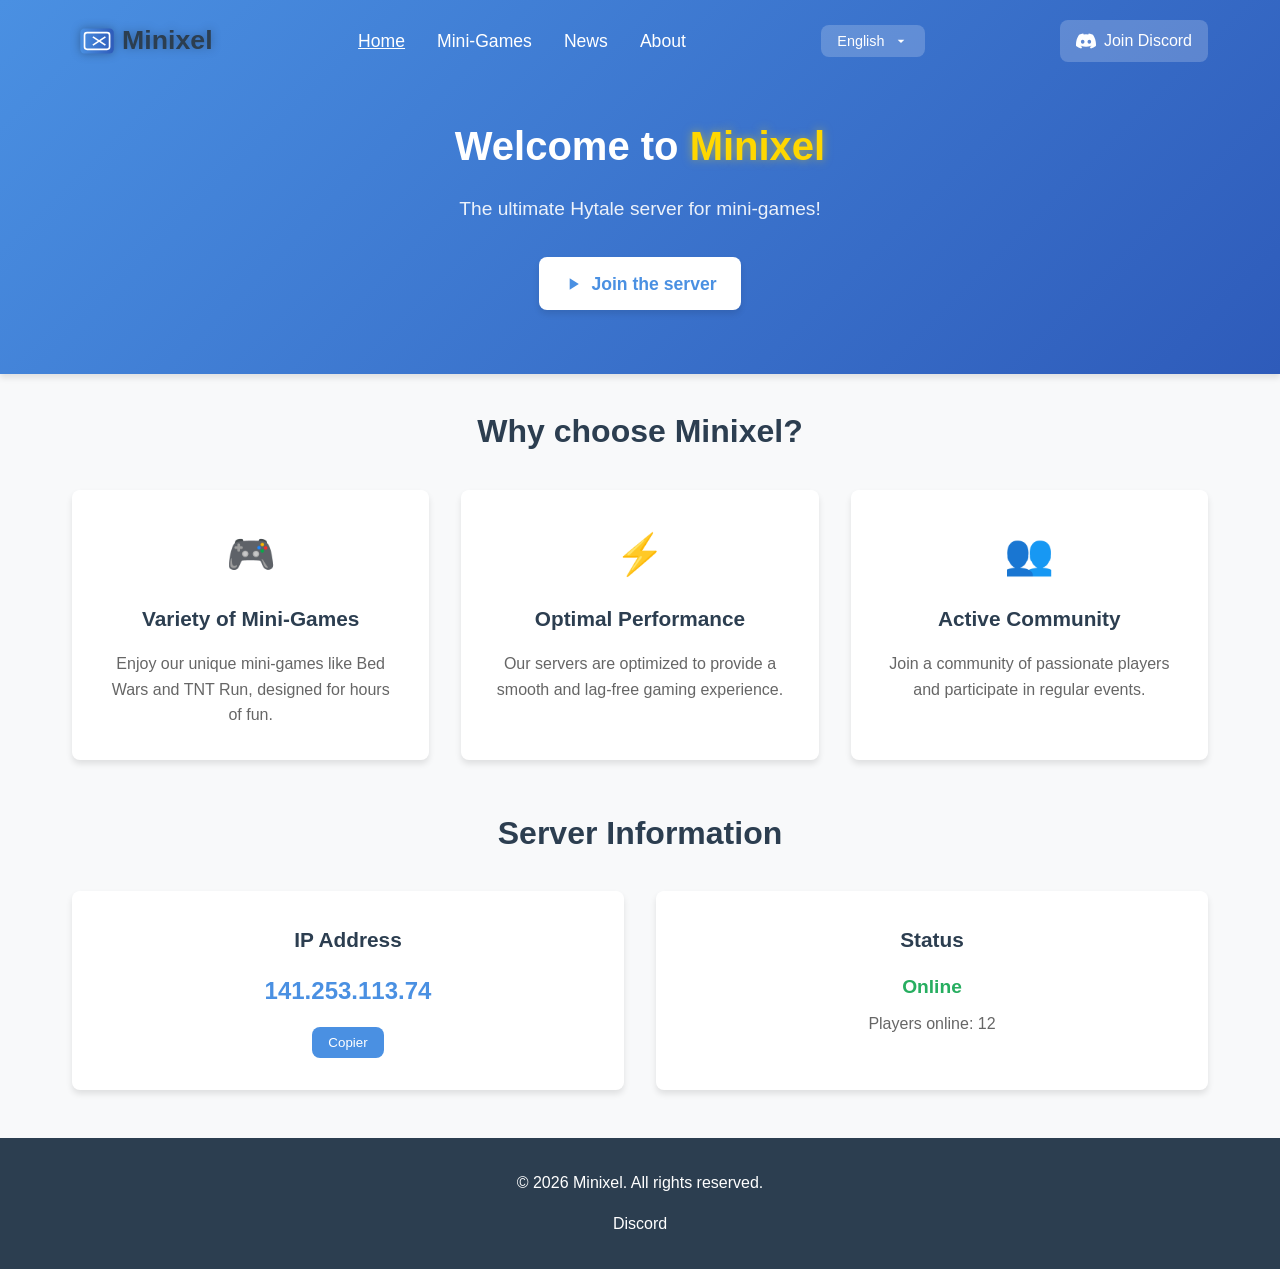
<file: index.html>
<!DOCTYPE html>
<html lang="fr">
<head>
    <meta charset="UTF-8">
    <meta name="viewport" content="width=device-width, initial-scale=1.0">
    <meta name="description" content="Minixel est un serveur Hytale ddi aux mini-jeux comme Bed Wars et TNT Run. Rejoignez une communaut active et amusez-vous avec des jeux rapides et intenses !">
    <meta name="keywords" content="Hytale, serveur Hytale, mini-jeux, Bed Wars, TNT Run, jeu Minecraft, serveur gaming, Minixel">
    <meta name="author" content="Minixel">
    <meta name="robots" content="index, follow">
    <meta property="og:title" content="Minixel | Serveur Hytale Mini-Jeux">
    <meta property="og:description" content="Dcouvrez Minixel, le serveur Hytale ultime pour les mini-jeux comme Bed Wars et TNT Run. Rejoignez-nous ds maintenant !">
    <meta property="og:type" content="website">
    <meta property="og:url" content="https://minixel.fr">
    <meta property="og:image" content="https://minixel.fr/assets/logo.svg">
    <meta property="og:site_name" content="Minixel">
    <meta name="twitter:card" content="summary_large_image">
    <meta name="twitter:title" content="Minixel | Serveur Hytale Mini-Jeux">
    <meta name="twitter:description" content="Serveur Hytale ddi aux mini-jeux : Bed Wars, TNT Run et plus encore !">
    <meta name="twitter:image" content="https://minixel.fr/assets/logo.svg">
    <meta name="twitter:site" content="@Minixel">
    <link rel="canonical" href="https://minixel.fr">
    <link rel="icon" type="image/svg+xml" href="assets/logo.svg">
    <link rel="icon" type="image/x-icon" href="favicon.ico">
    <link rel="apple-touch-icon" href="assets/logo.svg">
    <title data-i18n="hero.title">Bienvenue sur Minixel</title>
    <link rel="stylesheet" href="css/styles.css">
    <script type="application/ld+json">
    {
        "@context": "https://schema.org",
        "@type": "WebSite",
        "name": "Minixel",
        "url": "https://minixel.fr",
        "description": "Serveur Hytale ddi aux mini-jeux comme Bed Wars et TNT Run",
        "potentialAction": {
            "@type": "SearchAction",
            "target": "https://minixel.fr?search={search_term_string}",
            "query-input": "required name=search_term_string"
        }
    }
    </script>
    <script type="application/ld+json">
    {
        "@context": "https://schema.org",
        "@type": "GameServer",
        "name": "Minixel",
        "description": "Serveur Hytale avec mini-jeux Bed Wars et TNT Run",
        "url": "https://minixel.fr",
        "address": {
            "@type": "PostalAddress",
            "address": "141.253.113.74"
        },
        "game": {
            "@type": "VideoGame",
            "name": "Hytale"
        },
        "playersOnline": 0,
        "maxPlayers": 50
    }
    </script>
</head>
<body>
    <header>
        <nav>
            <a href="index.html" class="logo-link">
                <div class="logo-container">
                    <img src="assets/logo.svg" alt="Logo Minixel - Serveur Hytale Mini-Jeux" class="logo">
                </div>
            </a>
            <ul class="nav-links">
                <li><a href="index.html" class="active" data-i18n="nav.home">Accueil</a></li>
                <li><a href="games.html" data-i18n="nav.games">Mini-Jeux</a></li>
                <li><a href="blog.html" data-i18n="nav.blog">Actualités</a></li>
                <li><a href="about.html" data-i18n="nav.about">À Propos</a></li>
            </ul>
            <div id="language-selector" class="language-selector">
                <button class="language-button">
                    <span class="language-button-text">Français</span>
                    <svg class="language-dropdown-icon" viewBox="0 0 24 24" fill="currentColor" width="16" height="16">
                        <path d="M7 10l5 5 5-5z"/>
                    </svg>
                </button>
                <div class="language-dropdown">
                    <div class="language-option" data-lang="fr">Français</div>
                    <div class="language-option" data-lang="en">English</div>
                </div>
            </div>
            <a href="https://discord.gg/vPbszNCjtd" class="discord-button" target="_blank">
                <svg class="discord-icon" viewBox="0 0 24 24" fill="currentColor">
                    <path d="M20.317 4.37a19.791 19.791 0 0 0-4.885-1.515.074.074 0 0 0-.079.037c-.21.375-.444.864-.608 1.25a18.27 18.27 0 0 0-5.487 0 12.64 12.64 0 0 0-.617-1.25.077.077 0 0 0-.079-.037A19.736 19.736 0 0 0 3.677 4.37a.07.07 0 0 0-.032.027C.533 9.046-.32 13.58.099 18.057a.082.082 0 0 0 .031.057 19.9 19.9 0 0 0 5.993 3.03.078.078 0 0 0 .084-.028 14.09 14.09 0 0 0 1.226-1.994.076.076 0 0 0-.041-.106 13.107 13.107 0 0 1-1.872-.892.077.077 0 0 1-.008-.128 10.2 10.2 0 0 0 .372-.292.074.074 0 0 1 .077-.01c3.928 1.793 8.18 1.793 12.062 0a.074.074 0 0 1 .078.01c.12.098.246.198.373.292a.077.077 0 0 1-.006.127 12.299 12.299 0 0 1-1.873.892.077.077 0 0 0-.041.107c.36.698.772 1.362 1.225 1.993a.076.076 0 0 0 .084.028 19.839 19.839 0 0 0 6.002-3.03.077.077 0 0 0 .032-.054c.5-5.177-.838-9.674-3.549-13.66a.061.061 0 0 0-.031-.03zM8.02 15.33c-1.183 0-2.157-1.085-2.157-2.419 0-1.333.956-2.419 2.157-2.419 1.21 0 2.176 1.096 2.157 2.42 0 1.333-.956 2.418-2.157 2.418zm7.975 0c-1.183 0-2.157-1.085-2.157-2.419 0-1.333.955-2.419 2.157-2.419 1.21 0 2.176 1.096 2.157 2.42 0 1.333-.946 2.418-2.157 2.418z"/>
                </svg>
                <span data-i18n="nav.discord">Rejoindre le Discord</span>
            </a>
        </nav>
        <div class="hero">
            <h1><span data-i18n="hero.title">Bienvenue sur</span> <span class="highlight" data-i18n="hero.highlight">Minixel</span></h1>
            <p class="subtitle" data-i18n="hero.subtitle">Le serveur Hytale ultime pour les mini-jeux !</p>
            <a href="hytale://141.253.113.74" class="join-button">
                <svg class="play-icon" viewBox="0 0 24 24" fill="currentColor">
                    <path d="M8 5v14l11-7z"/>
                </svg>
                <span data-i18n="hero.joinButton">Rejoindre le serveur</span>
            </a>
        </div>
    </header>

    <main>
        <section class="features">
            <h2 data-i18n="features.title">Pourquoi choisir Minixel ?</h2>
            <div class="feature-grid">
                <div class="feature-card">
                    <div class="feature-icon">🎮</div>
                    <h3 data-i18n="features.variedGames.title">Mini-Jeux Variés</h3>
                    <p data-i18n="features.variedGames.description">Profitez de nos mini-jeux uniques comme Bed Wars et TNT Run, conçus pour des heures de divertissement.</p>
                </div>
                <div class="feature-card">
                    <div class="feature-icon">⚡</div>
                    <h3 data-i18n="features.performance.title">Performances Optimales</h3>
                    <p data-i18n="features.performance.description">Nos serveurs sont optimisés pour offrir une expérience de jeu fluide et sans lag.</p>
                </div>
                <div class="feature-card">
                    <div class="feature-icon">👥</div>
                    <h3 data-i18n="features.community.title">Communauté Active</h3>
                    <p data-i18n="features.community.description">Rejoignez une communauté de joueurs passionnés et participez à des événements réguliers.</p>
                </div>
            </div>
        </section>

        <section class="server-info">
            <h2 data-i18n="serverInfo.title">Informations du Serveur</h2>
            <div class="info-grid">
                <div class="info-card">
                    <h3 data-i18n="serverInfo.ipAddress">Adresse IP</h3>
                    <p class="ip-address">141.253.113.74</p>
                    <button class="copy-button" onclick="copyIP()"><span data-i18n="serverInfo.copyButton">Copier</span></button>
                </div>
                <div class="info-card">
                    <h3 data-i18n="serverInfo.status">Statut</h3>
                    <p class="status" data-i18n="serverInfo.online">En ligne</p>
                    <p class="players"><span data-i18n="serverInfo.players">Joueurs en ligne:</span> <span id="player-count">0</span></p>
                </div>
            </div>
        </section>
    </main>

    <footer>
        <p data-i18n="footer.copyright">© 2026 Minixel. Tous droits réservés.</p>
        <div class="footer-links">
            <a href="https://discord.gg/vPbszNCjtd" target="_blank">Discord</a>
        </div>
    </footer>

    <script src="js/language.js"></script>
    <script src="js/main.js"></script>
</body>
</html>
</file>
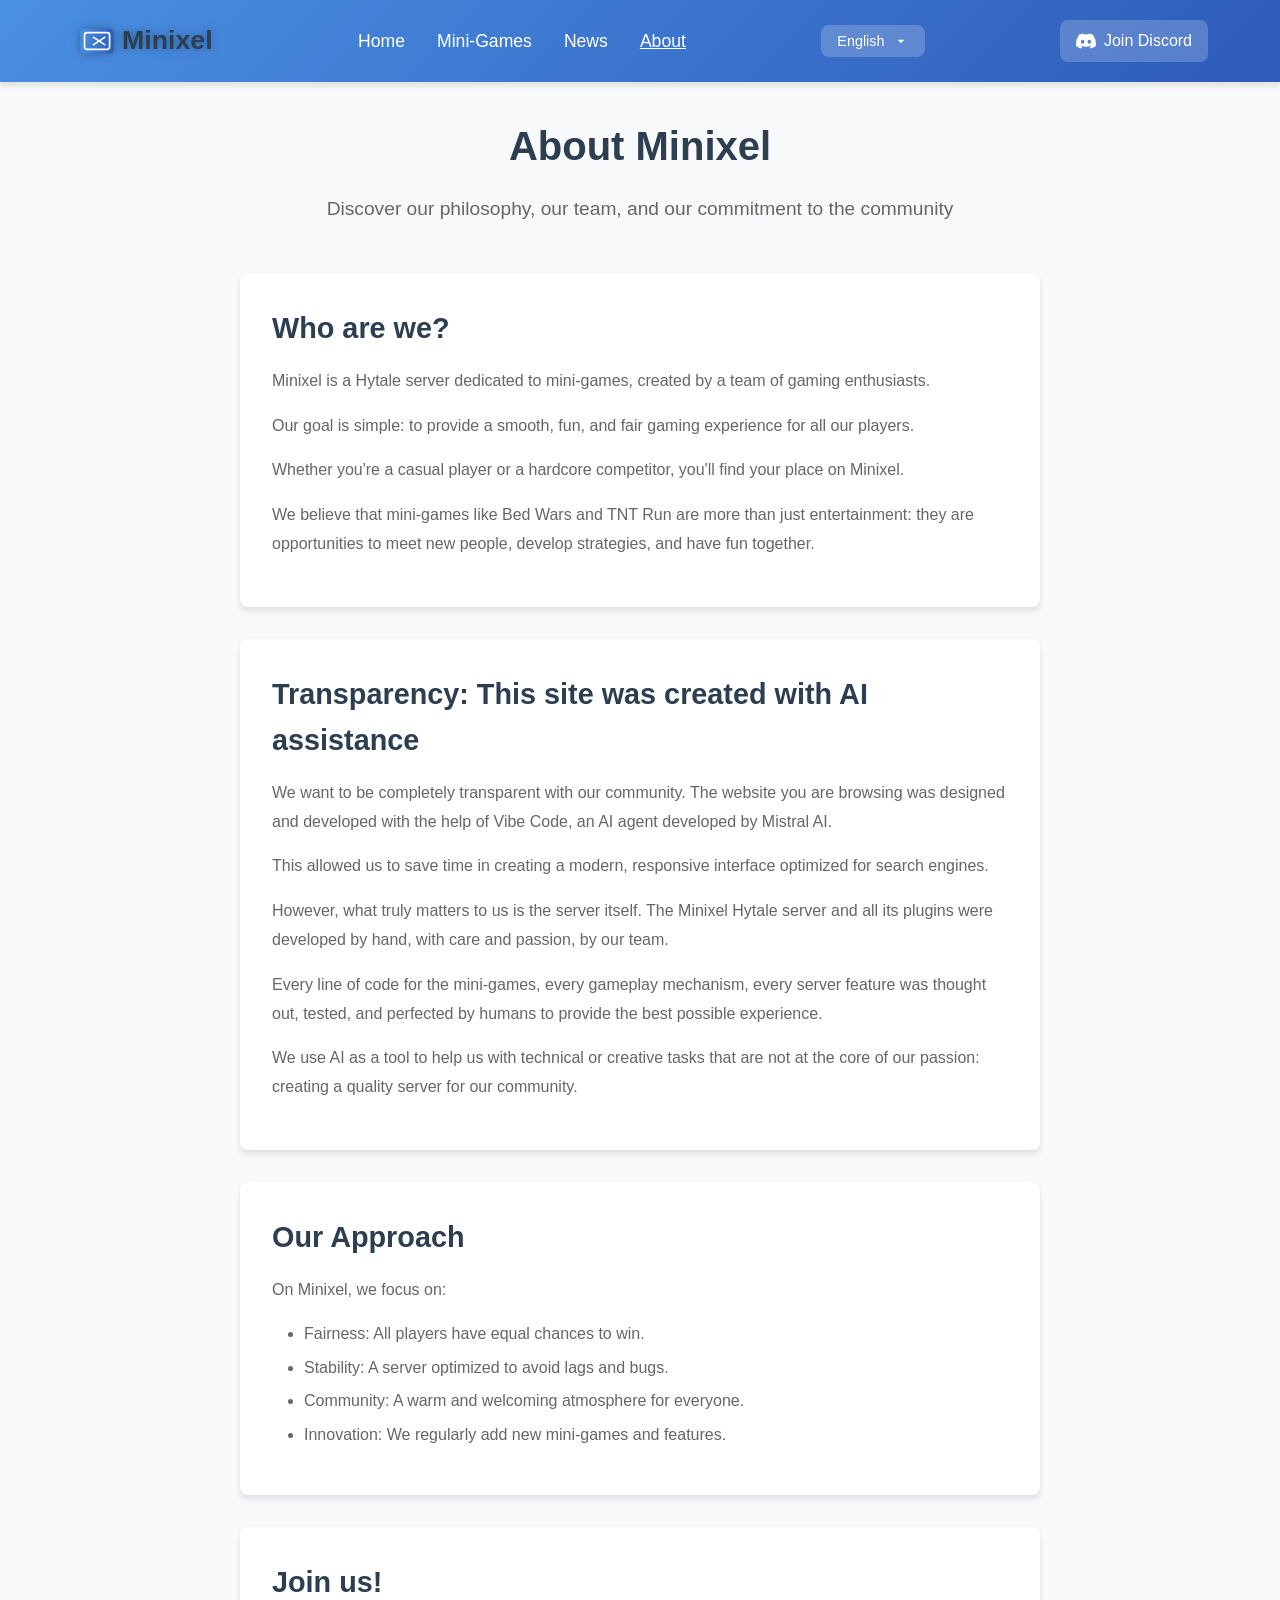
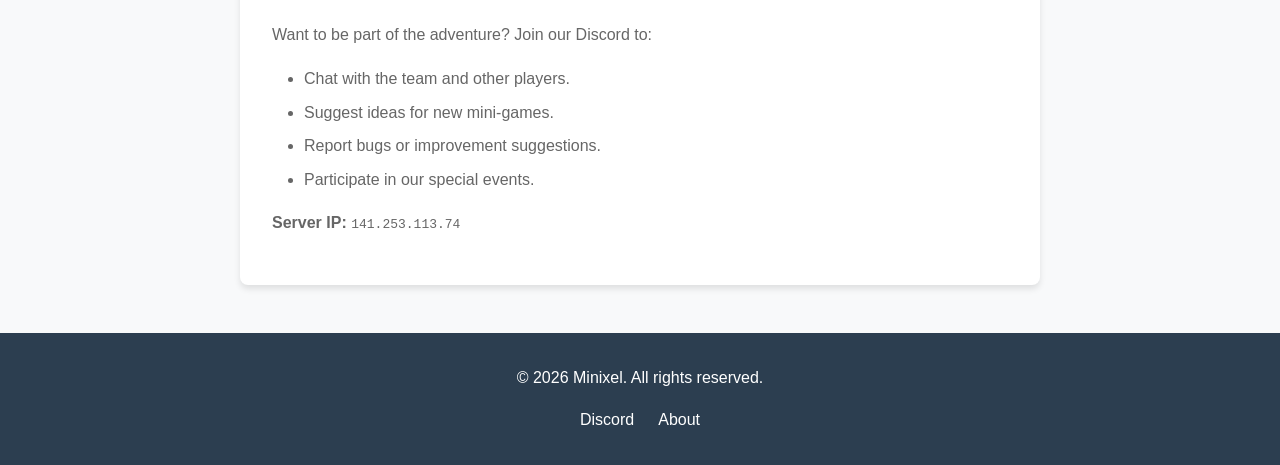
<file: about.html>
<!DOCTYPE html>
<html lang="fr">
<head>
    <meta charset="UTF-8">
    <meta name="viewport" content="width=device-width, initial-scale=1.0">
    <meta name="description" content="Découvrez l'équipe et la philosophie de Minixel. Un serveur Hytale dédié aux mini-jeux, conçu avec passion et transparence.">
    <meta name="keywords" content="Minixel, serveur Hytale, à propos, équipe, transparence, mini-jeux">
    <meta name="author" content="Minixel">
    <meta name="robots" content="index, follow">
    <meta property="og:title" content="À Propos | Minixel">
    <meta property="og:description" content="En savoir plus sur Minixel, notre équipe et notre approche des mini-jeux sur Hytale.">
    <meta property="og:type" content="website">
    <meta property="og:url" content="https://minixel.fr/about">
    <meta property="og:image" content="https://minixel.fr/assets/logo.svg">
    <meta property="og:site_name" content="Minixel">
    <meta name="twitter:card" content="summary_large_image">
    <meta name="twitter:title" content="À Propos | Minixel">
    <meta name="twitter:description" content="Découvrez l'histoire et les valeurs de Minixel, serveur Hytale dédié aux mini-jeux.">
    <meta name="twitter:image" content="https://minixel.fr/assets/logo.svg">
    <link rel="canonical" href="https://minixel.fr/about">
    <link rel="icon" type="image/svg+xml" href="assets/logo.svg">
    <link rel="icon" type="image/x-icon" href="favicon.ico">
    <title data-i18n="about.title">À Propos | Minixel</title>
    <link rel="stylesheet" href="css/styles.css">
    <script type="application/ld+json">
    {
        "@context": "https://schema.org",
        "@type": "AboutPage",
        "name": "À Propos de Minixel",
        "description": "Page d'information sur le serveur Hytale Minixel, son équipe et sa philosophie.",
        "url": "https://minixel.fr/about",
        "publisher": {
            "@type": "Organization",
            "name": "Minixel",
            "description": "Serveur Hytale dédié aux mini-jeux comme Bed Wars et TNT Run",
            "logo": {
                "@type": "ImageObject",
                "url": "https://minixel.fr/assets/logo.svg"
            }
        }
    }
    </script>
</head>
<body>
    <header>
        <nav>
            <a href="index.html" class="logo-link">
                <div class="logo-container">
                    <img src="assets/logo.svg" alt="Logo Minixel - Serveur Hytale Mini-Jeux" class="logo">
                </div>
            </a>
            <ul class="nav-links">
                <li><a href="index.html" data-i18n="nav.home">Accueil</a></li>
                <li><a href="games.html" data-i18n="nav.games">Mini-Jeux</a></li>
                <li><a href="blog.html" data-i18n="nav.blog">Actualités</a></li>
                <li><a href="about.html" class="active" data-i18n="nav.about">À Propos</a></li>
            </ul>
            <div id="language-selector" class="language-selector">
                <button class="language-button">
                    <span class="language-button-text">Français</span>
                    <svg class="language-dropdown-icon" viewBox="0 0 24 24" fill="currentColor" width="16" height="16">
                        <path d="M7 10l5 5 5-5z"/>
                    </svg>
                </button>
                <div class="language-dropdown">
                    <div class="language-option" data-lang="fr">Français</div>
                    <div class="language-option" data-lang="en">English</div>
                </div>
            </div>
            <a href="https://discord.gg/vPbszNCjtd" class="discord-button" target="_blank">
                <svg class="discord-icon" viewBox="0 0 24 24" fill="currentColor">
                    <path d="M20.317 4.37a19.791 19.791 0 0 0-4.885-1.515.074.074 0 0 0-.079.037c-.21.375-.444.864-.608 1.25a18.27 18.27 0 0 0-5.487 0 12.64 12.64 0 0 0-.617-1.25.077.077 0 0 0-.079-.037A19.736 19.736 0 0 0 3.677 4.37a.07.07 0 0 0-.032.027C.533 9.046-.32 13.58.099 18.057a.082.082 0 0 0 .031.057 19.9 19.9 0 0 0 5.993 3.03.078.078 0 0 0 .084-.028 14.09 14.09 0 0 0 1.226-1.994.076.076 0 0 0-.041-.106 13.107 13.107 0 0 1-1.872-.892.077.077 0 0 1-.008-.128 10.2 10.2 0 0 0 .372-.292.074.074 0 0 1 .077-.01c3.928 1.793 8.18 1.793 12.062 0a.074.074 0 0 1 .078.01c.12.098.246.198.373.292a.077.077 0 0 1-.006.127 12.299 12.299 0 0 1-1.873.892.077.077 0 0 0-.041.107c.36.698.772 1.362 1.225 1.993a.076.076 0 0 0 .084.028 19.839 19.839 0 0 0 6.002-3.03.077.077 0 0 0 .032-.054c.5-5.177-.838-9.674-3.549-13.66a.061.061 0 0 0-.031-.03zM8.02 15.33c-1.183 0-2.157-1.085-2.157-2.419 0-1.333.956-2.419 2.157-2.419 1.21 0 2.176 1.096 2.157 2.42 0 1.333-.956 2.418-2.157 2.418zm7.975 0c-1.183 0-2.157-1.085-2.157-2.419 0-1.333.955-2.419 2.157-2.419 1.21 0 2.176 1.096 2.157 2.42 0 1.333-.946 2.418-2.157 2.418z"/>
                </svg>
                <span data-i18n="nav.discord">Rejoindre le Discord</span>
            </a>
        </nav>
    </header>

    <main>
        <section class="page-header">
            <h1 data-i18n="about.title">À Propos de Minixel</h1>
            <p data-i18n="about.subtitle">Découvrez notre philosophie, notre équipe et notre engagement envers la communauté</p>
        </section>

        <section class="about-content">
            <div class="about-section">
                <h2 data-i18n="about.whoWeAre.title">🎮 Qui sommes-nous ?</h2>
                <p data-i18n="about.whoWeAre.content.0">
                    Minixel est un serveur Hytale dédié aux mini-jeux, créé par une équipe de passionnés de gaming.
                </p>
                <p data-i18n="about.whoWeAre.content.1">
                    Notre objectif est simple : offrir une expérience de jeu fluide, amusante et équitable à tous nos joueurs.
                </p>
                <p data-i18n="about.whoWeAre.content.2">
                    Que vous soyez un joueur occasionnel ou un compétiteur acharné, vous trouverez votre place sur Minixel.
                </p>
                <p data-i18n="about.whoWeAre.content.3">
                    Nous croyons que les mini-jeux comme Bed Wars et TNT Run sont bien plus qu'un simple divertissement : ce sont des opportunités de rencontrer de nouvelles personnes, de développer des stratégies et de s'amuser ensemble.
                </p>
            </div>

            <div class="about-section">
                <h2 data-i18n="about.transparency.title">🤖 Transparence : Ce site a été créé avec l'aide de l'IA</h2>
                <p data-i18n="about.transparency.content.0">
                    Nous tenons à être totalement transparents avec notre communauté. Le site web que vous consultez a été conçu et développé avec l'aide de Vibe Code, un agent d'IA développé par Mistral AI.
                </p>
                <p data-i18n="about.transparency.content.1">
                    Cela nous a permis de gagner du temps sur la création d'une interface moderne, responsive et optimisée pour le référencement.
                </p>
                <p data-i18n="about.transparency.content.2">
                    Cependant, ce qui compte vraiment pour nous, c'est le serveur lui-même. Le serveur Hytale Minixel et tous ses plugins ont été développés à la main, avec soin et passion, par notre équipe.
                </p>
                <p data-i18n="about.transparency.content.3">
                    Chaque ligne de code des mini-jeux, chaque mécanisme de gameplay, chaque fonctionnalité du serveur a été pensée, testée et peaufinée par des humains pour offrir la meilleure expérience possible.
                </p>
                <p data-i18n="about.transparency.content.4">
                    Nous utilisons l'IA comme un outil pour nous aider sur les tâches techniques ou créatives qui ne sont pas au cœur de notre passion : créer un serveur de qualité pour notre communauté.
                </p>
            </div>

            <div class="about-section">
                <h2 data-i18n="about.approach.title">🛠 Notre Approche</h2>
                <p data-i18n="about.approach.content">
                    Sur Minixel, nous mettons l'accent sur :
                </p>
                <ul class="about-list">
                    <li data-i18n="about.approach.items.0">L'équité : Tous les joueurs ont les mêmes chances de gagner.</li>
                    <li data-i18n="about.approach.items.1">La stabilité : Un serveur optimisé pour éviter les lags et les bugs.</li>
                    <li data-i18n="about.approach.items.2">La communauté : Une ambiance chaleureuse et accueillante pour tous.</li>
                    <li data-i18n="about.approach.items.3">L'innovation : Nous ajoutons régulièrement de nouveaux mini-jeux et fonctionnalités.</li>
                </ul>
            </div>

            <div class="about-section">
                <h2 data-i18n="about.joinUs.title">💬 Rejoignez-nous !</h2>
                <p data-i18n="about.joinUs.content">
                    Vous voulez faire partie de l'aventure ? Rejoignez notre Discord pour :
                </p>
                <ul class="about-list">
                    <li data-i18n="about.joinUs.items.0">Discuter avec l'équipe et les autres joueurs.</li>
                    <li data-i18n="about.joinUs.items.1">Proposer des idées de nouveaux mini-jeux.</li>
                    <li data-i18n="about.joinUs.items.2">Signaler des bugs ou des suggestions d'amélioration.</li>
                    <li data-i18n="about.joinUs.items.3">Participer à nos événements spéciaux.</li>
                </ul>
                <p>
                    <strong data-i18n="about.joinUs.ip">IP du serveur :</strong> <code>141.253.113.74</code>
                </p>
            </div>
        </section>
    </main>

    <footer>
        <p data-i18n="footer.copyright">© 2026 Minixel. Tous droits réservés.</p>
        <div class="footer-links">
            <a href="https://discord.gg/vPbszNCjtd" target="_blank">Discord</a>
            <a href="about.html" data-i18n="nav.about">À Propos</a>
        </div>
    </footer>

    <script src="js/language.js"></script>
    <script src="js/main.js"></script>
</body>
</html>
</file>
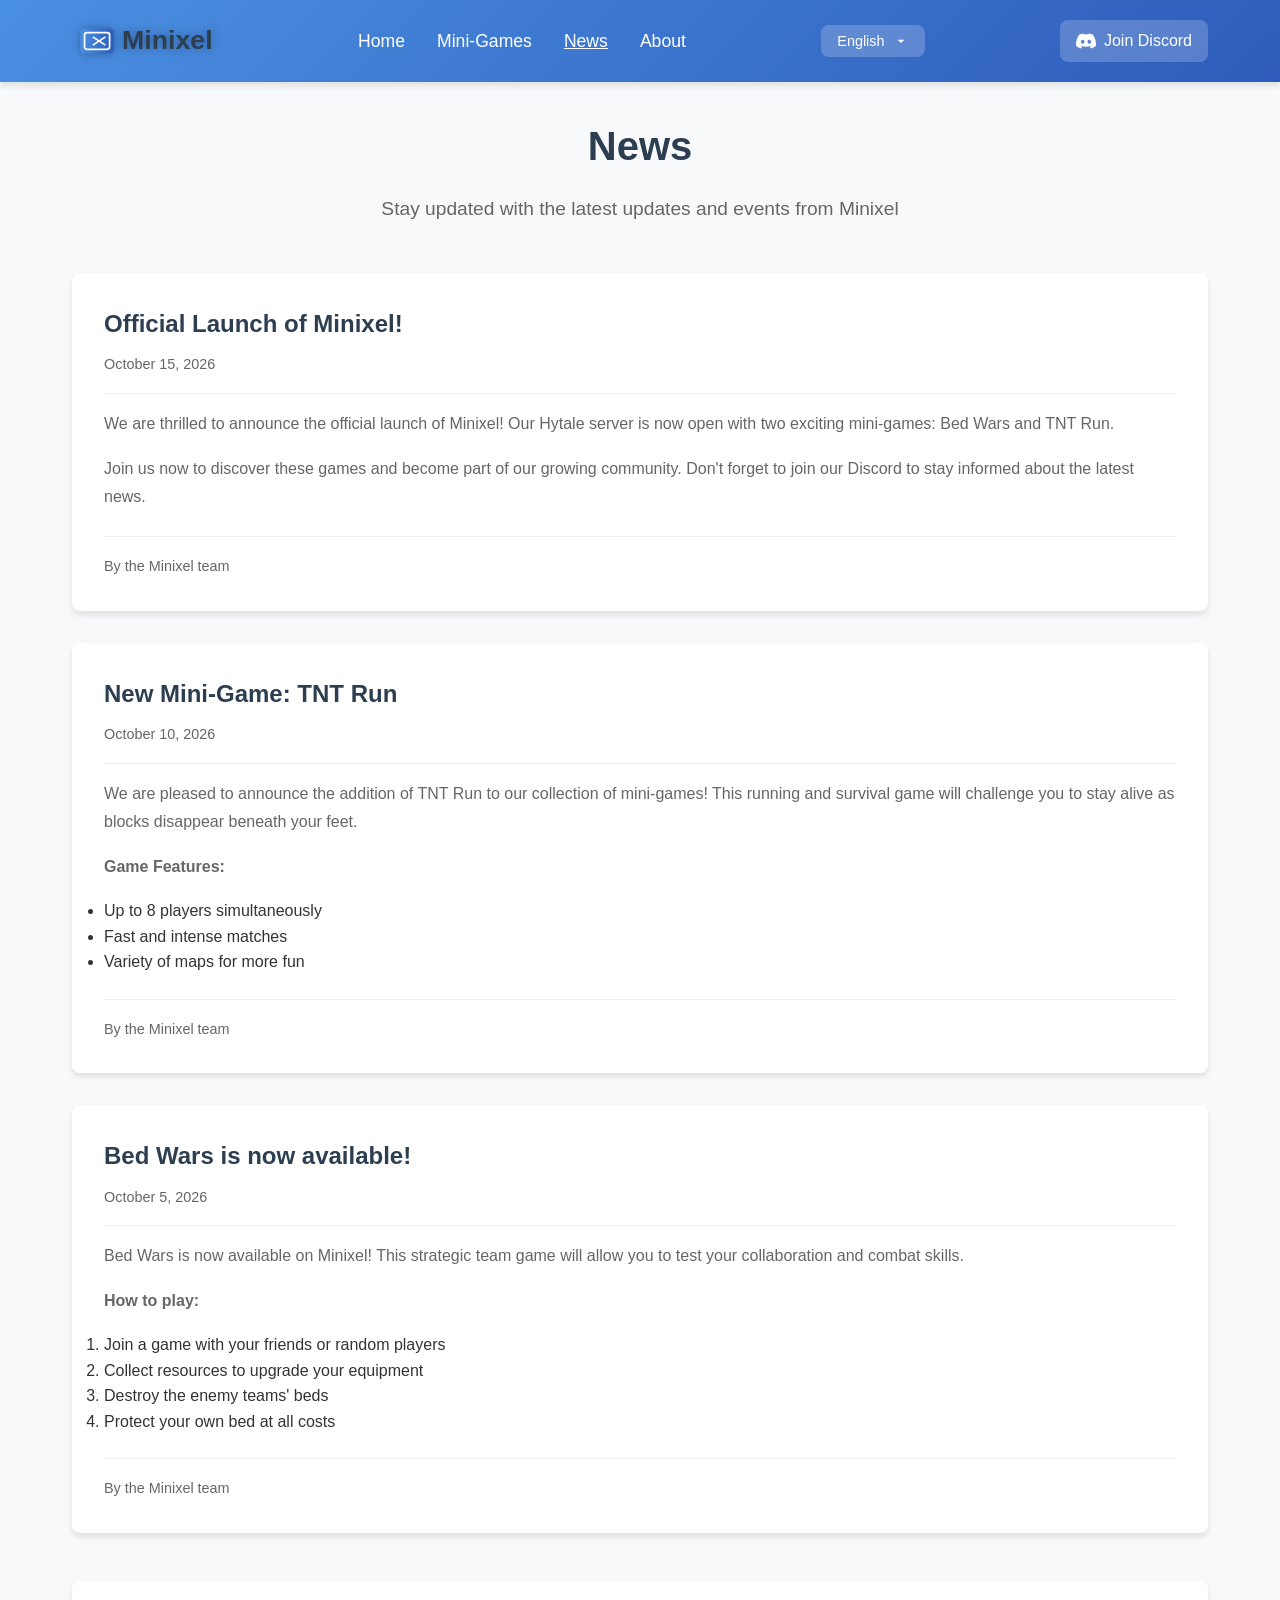
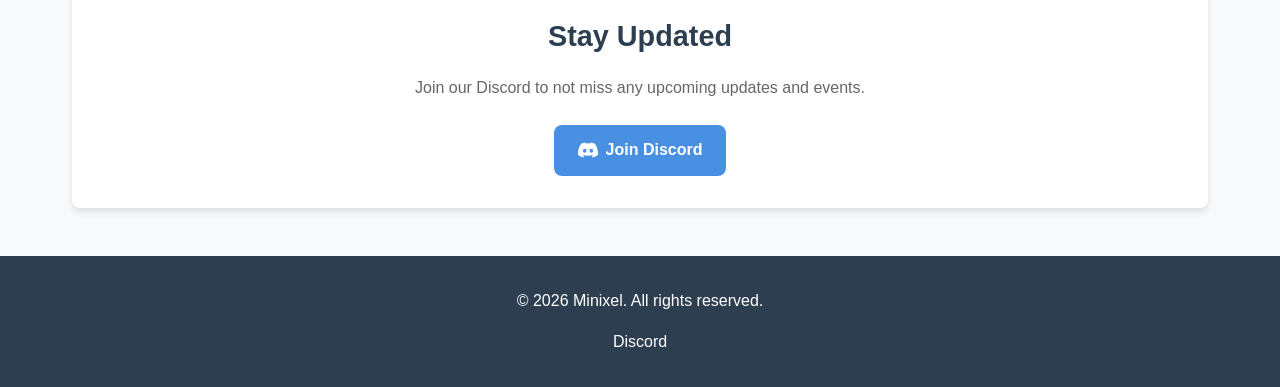
<file: blog.html>
<!DOCTYPE html>
<html lang="fr">
<head>
    <meta charset="UTF-8">
    <meta name="viewport" content="width=device-width, initial-scale=1.0">
    <meta name="description" content="Restez informé des dernières actualités et mises à jour de Minixel. Découvrez les nouveaux mini-jeux, événements et annonces !">
    <meta name="keywords" content="actualités Minixel, mises à jour Hytale, Bed Wars, TNT Run, serveur gaming, news">
    <meta name="author" content="Minixel">
    <meta name="robots" content="index, follow">
    <meta property="og:title" content="Actualités | Minixel">
    <meta property="og:description" content="Toutes les actualités et annonces de Minixel : nouveaux mini-jeux, événements et plus encore !">
    <meta property="og:type" content="website">
    <meta property="og:url" content="https://minixel.fr/blog">
    <meta property="og:image" content="https://minixel.fr/assets/logo.svg">
    <meta property="og:site_name" content="Minixel">
    <meta property="article:published_time" content="2026-10-15T00:00:00Z">
    <meta property="article:modified_time" content="2026-10-15T00:00:00Z">
    <meta name="twitter:card" content="summary_large_image">
    <meta name="twitter:title" content="Actualités | Minixel">
    <meta name="twitter:description" content="Découvrez les dernières actualités et mises à jour de Minixel !">
    <meta name="twitter:image" content="https://minixel.fr/assets/logo.svg">
    <link rel="canonical" href="https://minixel.fr/blog">
    <link rel="icon" type="image/svg+xml" href="assets/logo.svg">
    <link rel="icon" type="image/x-icon" href="favicon.ico">
    <title data-i18n="blog.title">Actualités | Minixel</title>
    <link rel="stylesheet" href="css/styles.css">
    <script type="application/ld+json">
    {
        "@context": "https://schema.org",
        "@type": "Blog",
        "name": "Actualités Minixel",
        "description": "Blog officiel de Minixel pour les annonces et mises à jour",
        "url": "https://minixel.fr/blog",
        "publisher": {
            "@type": "Organization",
            "name": "Minixel",
            "logo": {
                "@type": "ImageObject",
                "url": "https://minixel.fr/assets/logo.svg"
            }
        }
    }
    </script>
</head>
<body>
    <header>
        <nav>
            <a href="index.html" class="logo-link">
                <div class="logo-container">
                    <img src="assets/logo.svg" alt="Logo Minixel - Serveur Hytale Mini-Jeux" class="logo">
                </div>
            </a>
            <ul class="nav-links">
                <li><a href="index.html" data-i18n="nav.home">Accueil</a></li>
                <li><a href="games.html" data-i18n="nav.games">Mini-Jeux</a></li>
                <li><a href="blog.html" class="active" data-i18n="nav.blog">Actualités</a></li>
                <li><a href="about.html" data-i18n="nav.about">À Propos</a></li>
            </ul>
            <div id="language-selector" class="language-selector">
                <button class="language-button">
                    <span class="language-button-text">Français</span>
                    <svg class="language-dropdown-icon" viewBox="0 0 24 24" fill="currentColor" width="16" height="16">
                        <path d="M7 10l5 5 5-5z"/>
                    </svg>
                </button>
                <div class="language-dropdown">
                    <div class="language-option" data-lang="fr">Français</div>
                    <div class="language-option" data-lang="en">English</div>
                </div>
            </div>
            <a href="https://discord.gg/vPbszNCjtd" class="discord-button" target="_blank">
                <svg class="discord-icon" viewBox="0 0 24 24" fill="currentColor">
                    <path d="M20.317 4.37a19.791 19.791 0 0 0-4.885-1.515.074.074 0 0 0-.079.037c-.21.375-.444.864-.608 1.25a18.27 18.27 0 0 0-5.487 0 12.64 12.64 0 0 0-.617-1.25.077.077 0 0 0-.079-.037A19.736 19.736 0 0 0 3.677 4.37a.07.07 0 0 0-.032.027C.533 9.046-.32 13.58.099 18.057a.082.082 0 0 0 .031.057 19.9 19.9 0 0 0 5.993 3.03.078.078 0 0 0 .084-.028 14.09 14.09 0 0 0 1.226-1.994.076.076 0 0 0-.041-.106 13.107 13.107 0 0 1-1.872-.892.077.077 0 0 1-.008-.128 10.2 10.2 0 0 0 .372-.292.074.074 0 0 1 .077-.01c3.928 1.793 8.18 1.793 12.062 0a.074.074 0 0 1 .078.01c.12.098.246.198.373.292a.077.077 0 0 1-.006.127 12.299 12.299 0 0 1-1.873.892.077.077 0 0 0-.041.107c.36.698.772 1.362 1.225 1.993a.076.076 0 0 0 .084.028 19.839 19.839 0 0 0 6.002-3.03.077.077 0 0 0 .032-.054c.5-5.177-.838-9.674-3.549-13.66a.061.061 0 0 0-.031-.03zM8.02 15.33c-1.183 0-2.157-1.085-2.157-2.419 0-1.333.956-2.419 2.157-2.419 1.21 0 2.176 1.096 2.157 2.42 0 1.333-.956 2.418-2.157 2.418zm7.975 0c-1.183 0-2.157-1.085-2.157-2.419 0-1.333.955-2.419 2.157-2.419 1.21 0 2.176 1.096 2.157 2.42 0 1.333-.946 2.418-2.157 2.418z"/>
                </svg>
                <span data-i18n="nav.discord">Rejoindre le Discord</span>
            </a>
        </nav>
    </header>

    <main>
        <section class="page-header">
            <h1 data-i18n="blog.title">Actualités</h1>
            <p data-i18n="blog.subtitle">Restez informé des dernières mises à jour et événements de Minixel</p>
        </section>

        <section class="blog-posts">
            <article class="blog-post">
                <div class="post-header">
                    <h2 data-i18n="blog.posts.launch.title">Lancement Officiel de Minixel !</h2>
                    <span class="post-date" data-i18n="blog.posts.launch.date">15 Octobre 2026</span>
                </div>
                <p class="post-content" data-i18n="blog.posts.launch.content.0">
                    Nous sommes ravis d'annoncer le lancement officiel de Minixel ! Notre serveur Hytale est désormais ouvert avec deux mini-jeux passionnants : Bed Wars et TNT Run.
                </p>
                <p class="post-content" data-i18n="blog.posts.launch.content.1">
                    Rejoignez-nous dès maintenant pour découvrir ces jeux et faire partie de notre communauté grandissante. N'oubliez pas de rejoindre notre <a href="https://discord.gg/vPbszNCjtd" target="_blank">Discord</a> pour rester informé des dernières actualités.
                </p>
                <div class="post-footer">
                    <span class="post-author" data-i18n="blog.posts.launch.author">Par l'équipe Minixel</span>
                </div>
            </article>

            <article class="blog-post">
                <div class="post-header">
                    <h2 data-i18n="blog.posts.tntRun.title">Nouveau Mini-Jeu : TNT Run</h2>
                    <span class="post-date" data-i18n="blog.posts.tntRun.date">10 Octobre 2026</span>
                </div>
                <p class="post-content" data-i18n="blog.posts.tntRun.content.0">
                    Nous avons le plaisir de vous annoncer l'ajout de TNT Run à notre collection de mini-jeux ! Ce jeu de course et de survie vous mettra au défi de rester en vie alors que les blocs disparaissent sous vos pieds.
                </p>
                <p class="post-content">
                    <strong data-i18n="blog.posts.tntRun.content.1">Caractéristiques du jeu :</strong>
                    <ul>
                        <li data-i18n="blog.posts.tntRun.content.2">Jusqu'à 8 joueurs simultanément</li>
                        <li data-i18n="blog.posts.tntRun.content.3">Parties rapides et intenses</li>
                        <li data-i18n="blog.posts.tntRun.content.4">Cartes variées pour plus de fun</li>
                    </ul>
                </p>
                <div class="post-footer">
                    <span class="post-author" data-i18n="blog.posts.tntRun.author">Par l'équipe Minixel</span>
                </div>
            </article>

            <article class="blog-post">
                <div class="post-header">
                    <h2 data-i18n="blog.posts.bedWars.title">Bed Wars est maintenant disponible !</h2>
                    <span class="post-date" data-i18n="blog.posts.bedWars.date">5 Octobre 2026</span>
                </div>
                <p class="post-content" data-i18n="blog.posts.bedWars.content.0">
                    Bed Wars est désormais disponible sur Minixel ! Ce jeu d'équipe stratégique vous permettra de tester vos compétences en collaboration et en combat.
                </p>
                <p class="post-content">
                    <strong data-i18n="blog.posts.bedWars.content.1">Comment jouer :</strong>
                    <ol>
                        <li data-i18n="blog.posts.bedWars.content.2">Rejoignez une partie avec vos amis ou des joueurs aléatoires</li>
                        <li data-i18n="blog.posts.bedWars.content.3">Collectez des ressources pour améliorer votre équipement</li>
                        <li data-i18n="blog.posts.bedWars.content.4">Détruisez le lit des équipes adverses</li>
                        <li data-i18n="blog.posts.bedWars.content.5">Protégez votre propre lit à tout prix</li>
                    </ol>
                </p>
                <div class="post-footer">
                    <span class="post-author" data-i18n="blog.posts.bedWars.author">Par l'équipe Minixel</span>
                </div>
            </article>
        </section>

        <section class="newsletter">
            <h2 data-i18n="blog.newsletter.title">Restez à jour</h2>
            <p data-i18n="blog.newsletter.description">Rejoignez notre Discord pour ne rien manquer des prochaines mises à jour et événements.</p>
            <a href="https://discord.gg/vPbszNCjtd" class="discord-link" target="_blank">
                <svg class="discord-icon" viewBox="0 0 24 24" fill="currentColor">
                    <path d="M20.317 4.37a19.791 19.791 0 0 0-4.885-1.515.074.074 0 0 0-.079.037c-.21.375-.444.864-.608 1.25a18.27 18.27 0 0 0-5.487 0 12.64 12.64 0 0 0-.617-1.25.077.077 0 0 0-.079-.037A19.736 19.736 0 0 0 3.677 4.37a.07.07 0 0 0-.032.027C.533 9.046-.32 13.58.099 18.057a.082.082 0 0 0 .031.057 19.9 19.9 0 0 0 5.993 3.03.078.078 0 0 0 .084-.028 14.09 14.09 0 0 0 1.226-1.994.076.076 0 0 0-.041-.106 13.107 13.107 0 0 1-1.872-.892.077.077 0 0 1-.008-.128 10.2 10.2 0 0 0 .372-.292.074.074 0 0 1 .077-.01c3.928 1.793 8.18 1.793 12.062 0a.074.074 0 0 1 .078.01c.12.098.246.198.373.292a.077.077 0 0 1-.006.127 12.299 12.299 0 0 1-1.873.892.077.077 0 0 0-.041.107c.36.698.772 1.362 1.225 1.993a.076.076 0 0 0 .084.028 19.839 19.839 0 0 0 6.002-3.03.077.077 0 0 0 .032-.054c.5-5.177-.838-9.674-3.549-13.66a.061.061 0 0 0-.031-.03zM8.02 15.33c-1.183 0-2.157-1.085-2.157-2.419 0-1.333.956-2.419 2.157-2.419 1.21 0 2.176 1.096 2.157 2.42 0 1.333-.956 2.418-2.157 2.418zm7.975 0c-1.183 0-2.157-1.085-2.157-2.419 0-1.333.955-2.419 2.157-2.419 1.21 0 2.176 1.096 2.157 2.42 0 1.333-.946 2.418-2.157 2.418z"/>
                </svg>
                <span data-i18n="blog.newsletter.discordLink">Rejoindre le Discord</span>
            </a>
        </section>
    </main>

    <footer>
        <p data-i18n="footer.copyright">© 2026 Minixel. Tous droits réservés.</p>
        <div class="footer-links">
            <a href="https://discord.gg/vPbszNCjtd" target="_blank">Discord</a>
        </div>
    </footer>

    <script src="js/language.js"></script>
    <script src="js/main.js"></script>
</body>
</html>
</file>
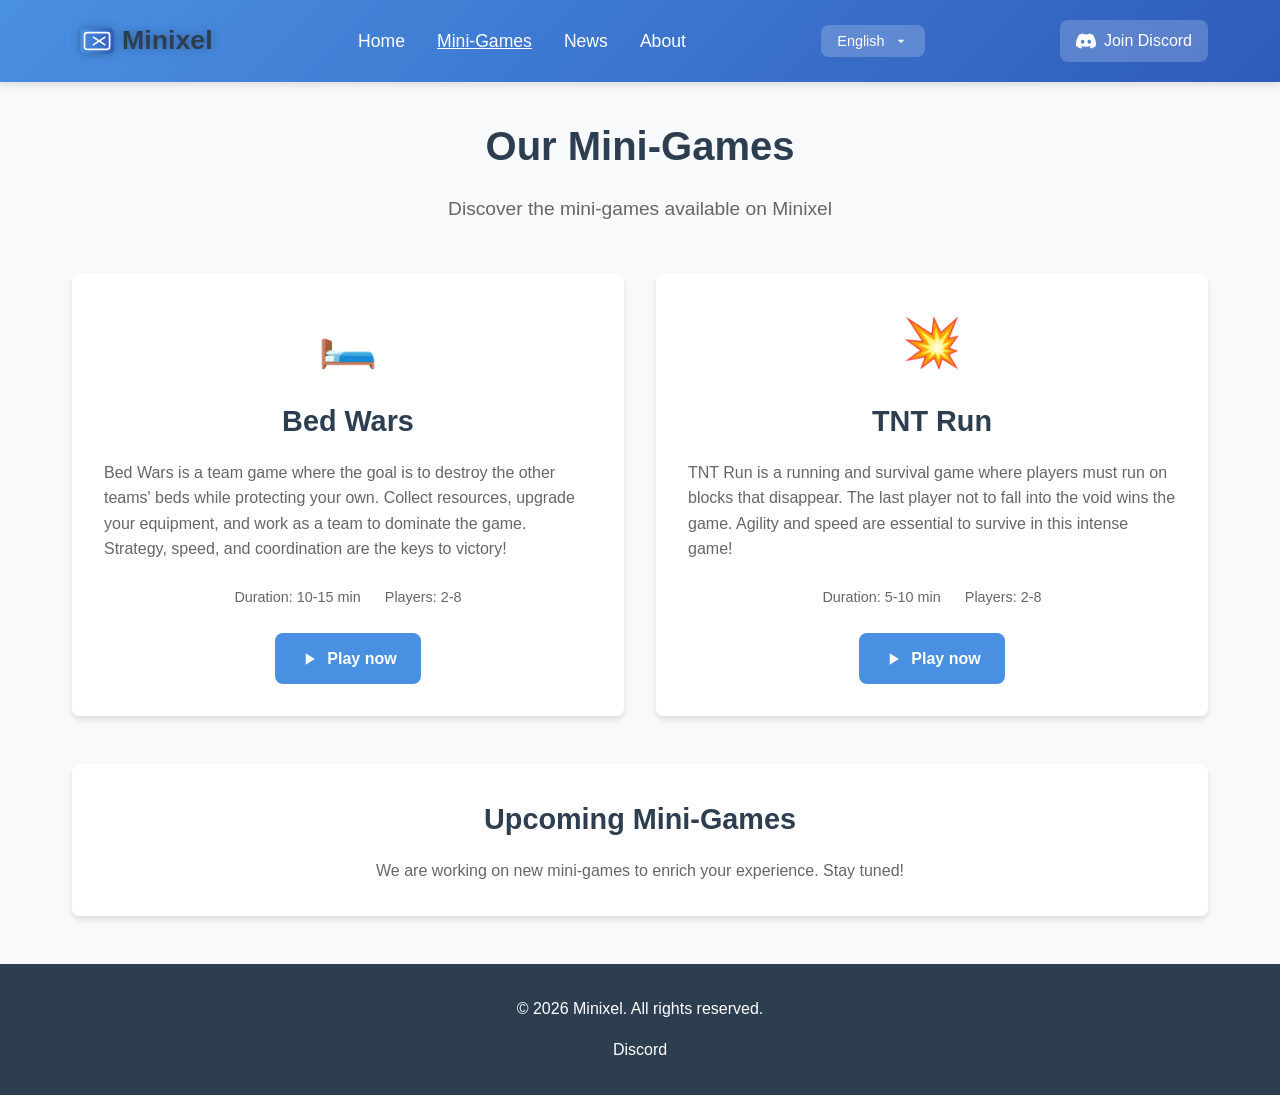
<file: games.html>
<!DOCTYPE html>
<html lang="fr">
<head>
    <meta charset="UTF-8">
    <meta name="viewport" content="width=device-width, initial-scale=1.0">
    <meta name="description" content="Découvrez les mini-jeux disponibles sur Minixel : Bed Wars, TNT Run et plus encore. Rejoignez des parties rapides et intenses !">
    <meta name="keywords" content="mini-jeux Hytale, Bed Wars, TNT Run, jeux Minixel, serveur gaming">
    <meta name="author" content="Minixel">
    <meta name="robots" content="index, follow">
    <meta property="og:title" content="Mini-Jeux | Minixel">
    <meta property="og:description" content="Explorez nos mini-jeux Hytale : Bed Wars, TNT Run et bien plus. Des heures de divertissement vous attendent !">
    <meta property="og:type" content="website">
    <meta property="og:url" content="https://minixel.fr/games">
    <meta property="og:image" content="https://minixel.fr/assets/logo.svg">
    <meta property="og:site_name" content="Minixel">
    <meta name="twitter:card" content="summary_large_image">
    <meta name="twitter:title" content="Mini-Jeux | Minixel">
    <meta name="twitter:description" content="Découvrez Bed Wars, TNT Run et d'autres mini-jeux sur Minixel !">
    <meta name="twitter:image" content="https://minixel.fr/assets/logo.svg">
    <link rel="canonical" href="https://minixel.fr/games">
    <link rel="icon" type="image/svg+xml" href="assets/logo.svg">
    <link rel="icon" type="image/x-icon" href="favicon.ico">
    <title data-i18n="games.title">Mini-Jeux | Minixel</title>
    <link rel="stylesheet" href="css/styles.css">
    <script type="application/ld+json">
    {
        "@context": "https://schema.org",
        "@type": "ItemList",
        "name": "Liste des Mini-Jeux Minixel",
        "numberOfItems": 2,
        "itemListElement": [
            {
                "@type": "ListItem",
                "position": 1,
                "name": "Bed Wars",
                "description": "Jeu d'équipe stratégique où l'objectif est de détruire le lit des adversaires tout en protégeant le sien.",
                "url": "https://minixel.fr/games#bed-wars"
            },
            {
                "@type": "ListItem",
                "position": 2,
                "name": "TNT Run",
                "description": "Jeu de course et de survie où les blocs disparaissent sous vos pieds.",
                "url": "https://minixel.fr/games#tnt-run"
            }
        ]
    }
    </script>
</head>
<body>
    <header>
        <nav>
            <a href="index.html" class="logo-link">
                <div class="logo-container">
                    <img src="assets/logo.svg" alt="Logo Minixel - Serveur Hytale Mini-Jeux" class="logo">
                </div>
            </a>
            <ul class="nav-links">
                <li><a href="index.html" data-i18n="nav.home">Accueil</a></li>
                <li><a href="games.html" class="active" data-i18n="nav.games">Mini-Jeux</a></li>
                <li><a href="blog.html" data-i18n="nav.blog">Actualités</a></li>
                <li><a href="about.html" data-i18n="nav.about">À Propos</a></li>
            </ul>
            <div id="language-selector" class="language-selector">
                <button class="language-button">
                    <span class="language-button-text">Français</span>
                    <svg class="language-dropdown-icon" viewBox="0 0 24 24" fill="currentColor" width="16" height="16">
                        <path d="M7 10l5 5 5-5z"/>
                    </svg>
                </button>
                <div class="language-dropdown">
                    <div class="language-option" data-lang="fr">Français</div>
                    <div class="language-option" data-lang="en">English</div>
                </div>
            </div>
            <a href="https://discord.gg/vPbszNCjtd" class="discord-button" target="_blank">
                <svg class="discord-icon" viewBox="0 0 24 24" fill="currentColor">
                    <path d="M20.317 4.37a19.791 19.791 0 0 0-4.885-1.515.074.074 0 0 0-.079.037c-.21.375-.444.864-.608 1.25a18.27 18.27 0 0 0-5.487 0 12.64 12.64 0 0 0-.617-1.25.077.077 0 0 0-.079-.037A19.736 19.736 0 0 0 3.677 4.37a.07.07 0 0 0-.032.027C.533 9.046-.32 13.58.099 18.057a.082.082 0 0 0 .031.057 19.9 19.9 0 0 0 5.993 3.03.078.078 0 0 0 .084-.028 14.09 14.09 0 0 0 1.226-1.994.076.076 0 0 0-.041-.106 13.107 13.107 0 0 1-1.872-.892.077.077 0 0 1-.008-.128 10.2 10.2 0 0 0 .372-.292.074.074 0 0 1 .077-.01c3.928 1.793 8.18 1.793 12.062 0a.074.074 0 0 1 .078.01c.12.098.246.198.373.292a.077.077 0 0 1-.006.127 12.299 12.299 0 0 1-1.873.892.077.077 0 0 0-.041.107c.36.698.772 1.362 1.225 1.993a.076.076 0 0 0 .084.028 19.839 19.839 0 0 0 6.002-3.03.077.077 0 0 0 .032-.054c.5-5.177-.838-9.674-3.549-13.66a.061.061 0 0 0-.031-.03zM8.02 15.33c-1.183 0-2.157-1.085-2.157-2.419 0-1.333.956-2.419 2.157-2.419 1.21 0 2.176 1.096 2.157 2.42 0 1.333-.956 2.418-2.157 2.418zm7.975 0c-1.183 0-2.157-1.085-2.157-2.419 0-1.333.955-2.419 2.157-2.419 1.21 0 2.176 1.096 2.157 2.42 0 1.333-.946 2.418-2.157 2.418z"/>
                </svg>
                <span data-i18n="nav.discord">Rejoindre le Discord</span>
            </a>
        </nav>
    </header>

    <main>
        <section class="page-header">
            <h1 data-i18n="games.title">Nos Mini-Jeux</h1>
            <p data-i18n="games.subtitle">Découvrez les mini-jeux disponibles sur Minixel</p>
        </section>

        <section class="games-list">
            <div class="game-card" id="bed-wars">
                <div class="game-icon bedwars" aria-label="Icône Bed Wars">🛏️</div>
                <h2 data-i18n="games.bedWars.name">Bed Wars</h2>
                <p class="game-description" data-i18n="games.bedWars.description">
                    Bed Wars est un jeu d'équipe où l'objectif est de détruire le lit des autres équipes tout en protégeant le vôtre. 
                    Collectez des ressources, améliorez votre équipement et travaillez en équipe pour dominer la partie. 
                    Stratégie, rapidité et coordination sont les clés de la victoire !
                </p>
                <div class="game-stats">
                    <span class="stat" data-i18n="games.bedWars.duration">⏱️ Durée: 10-15 min</span>
                    <span class="stat" data-i18n="games.bedWars.players">👥 Joueurs: 2-8</span>
                </div>
                <a href="hytale://141.253.113.74" class="play-button">
                    <svg class="play-icon" viewBox="0 0 24 24" fill="currentColor">
                        <path d="M8 5v14l11-7z"/>
                    </svg>
                    <span data-i18n="games.playButton">Jouer maintenant</span>
                </a>
            </div>

            <div class="game-card" id="tnt-run">
                <div class="game-icon tntrun" aria-label="Icône TNT Run">💥</div>
                <h2 data-i18n="games.tntRun.name">TNT Run</h2>
                <p class="game-description" data-i18n="games.tntRun.description">
                    TNT Run est un jeu de course et de survie où les joueurs doivent courir sur des blocs qui disparaissent. 
                    Le dernier joueur à ne pas tomber dans le vide remporte la victoire. 
                    Agilité et rapidité sont essentielles pour survivre dans ce jeu intense !
                </p>
                <div class="game-stats">
                    <span class="stat" data-i18n="games.tntRun.duration">⏱️ Durée: 5-10 min</span>
                    <span class="stat" data-i18n="games.tntRun.players">👥 Joueurs: 2-8</span>
                </div>
                <a href="hytale://141.253.113.74" class="play-button">
                    <svg class="play-icon" viewBox="0 0 24 24" fill="currentColor">
                        <path d="M8 5v14l11-7z"/>
                    </svg>
                    <span data-i18n="games.playButton">Jouer maintenant</span>
                </a>
            </div>
        </section>

        <section class="coming-soon">
            <h2 data-i18n="games.comingSoon.title">Prochains Mini-Jeux</h2>
            <p data-i18n="games.comingSoon.description">Nous travaillons sur de nouveaux mini-jeux pour enrichir votre expérience. Restez à l'affût !</p>
        </section>
    </main>

    <footer>
        <p data-i18n="footer.copyright">© 2026 Minixel. Tous droits réservés.</p>
        <div class="footer-links">
            <a href="https://discord.gg/vPbszNCjtd" target="_blank">Discord</a>
        </div>
    </footer>

    <script src="js/language.js"></script>
    <script src="js/main.js"></script>
</body>
</html>
</file>
<file: css/styles.css>
/* Reset et variables CSS */
:root {
    --primary-color: #4A90E2;
    --primary-dark: #2E5BBA;
    --secondary-color: #2C3E50;
    --background-color: #F8F9FA;
    --card-background: #FFFFFF;
    --text-color: #333333;
    --text-light: #666666;
    --accent-color: #E74C3C;
    --success-color: #27AE60;
    --border-radius: 8px;
    --box-shadow: 0 4px 6px rgba(0, 0, 0, 0.1);
    --transition: all 0.3s ease;
}

* {
    margin: 0;
    padding: 0;
    box-sizing: border-box;
}

body {
    font-family: 'Segoe UI', Tahoma, Geneva, Verdana, sans-serif;
    background-color: var(--background-color);
    color: var(--text-color);
    line-height: 1.6;
}

/* Header et Navigation */
header {
    background: linear-gradient(135deg, var(--primary-color), var(--primary-dark));
    color: white;
    padding: 1rem 0;
    box-shadow: var(--box-shadow);
}

nav {
    max-width: 1200px;
    margin: 0 auto;
    display: flex;
    justify-content: space-between;
    align-items: center;
    padding: 0 2rem;
}

.logo-container {
    display: flex;
    align-items: center;
}

.logo {
    height: 50px;
    filter: drop-shadow(0 0 5px rgba(0, 0, 0, 0.3));
}

.nav-links {
    display: flex;
    list-style: none;
    gap: 2rem;
}

.nav-links a {
    color: white;
    text-decoration: none;
    font-weight: 500;
    font-size: 1.1rem;
    transition: var(--transition);
    position: relative;
}

.nav-links a:hover {
    color: #f0f0f0;
}

.nav-links a.active {
    color: white;
    text-decoration: underline;
}

.nav-links a::after {
    content: '';
    position: absolute;
    bottom: -5px;
    left: 0;
    width: 0;
    height: 2px;
    background-color: white;
    transition: var(--transition);
}

.nav-links a:hover::after {
    width: 100%;
}

.discord-button {
    display: flex;
    align-items: center;
    gap: 0.5rem;
    background-color: rgba(255, 255, 255, 0.2);
    color: white;
    padding: 0.5rem 1rem;
    border-radius: var(--border-radius);
    text-decoration: none;
    font-weight: 500;
    transition: var(--transition);
}

.discord-button:hover {
    background-color: rgba(255, 255, 255, 0.3);
}

.discord-icon {
    width: 20px;
    height: 20px;
}

/* Hero Section */
.hero {
    text-align: center;
    padding: 3rem 2rem;
    max-width: 1200px;
    margin: 0 auto;
}

.hero h1 {
    font-size: 2.5rem;
    margin-bottom: 1rem;
    color: white;
}

.hero .highlight {
    color: #FFD700;
    text-shadow: 0 0 10px rgba(255, 215, 0, 0.5);
}

.hero .subtitle {
    font-size: 1.2rem;
    margin-bottom: 2rem;
    color: rgba(255, 255, 255, 0.9);
}

.join-button {
    display: inline-flex;
    align-items: center;
    gap: 0.5rem;
    background-color: white;
    color: var(--primary-color);
    padding: 0.8rem 1.5rem;
    border-radius: var(--border-radius);
    text-decoration: none;
    font-weight: 600;
    font-size: 1.1rem;
    transition: var(--transition);
    box-shadow: var(--box-shadow);
}

.join-button:hover {
    transform: translateY(-2px);
    box-shadow: 0 6px 12px rgba(0, 0, 0, 0.15);
}

.play-icon {
    width: 20px;
    height: 20px;
}

/* Main Content */
main {
    max-width: 1200px;
    margin: 2rem auto;
    padding: 0 2rem;
}

section {
    margin-bottom: 3rem;
}

/* Features Section */
.features {
    text-align: center;
}

.features h2 {
    font-size: 2rem;
    margin-bottom: 2rem;
    color: var(--secondary-color);
}

.feature-grid {
    display: grid;
    grid-template-columns: repeat(auto-fit, minmax(300px, 1fr));
    gap: 2rem;
    margin-top: 2rem;
}

.feature-card {
    background-color: var(--card-background);
    padding: 2rem;
    border-radius: var(--border-radius);
    box-shadow: var(--box-shadow);
    transition: var(--transition);
    text-align: center;
}

.feature-card:hover {
    transform: translateY(-5px);
    box-shadow: 0 8px 15px rgba(0, 0, 0, 0.1);
}

.feature-icon {
    font-size: 2.5rem;
    margin-bottom: 1rem;
    color: var(--primary-color);
}

.feature-card h3 {
    font-size: 1.3rem;
    margin-bottom: 1rem;
    color: var(--secondary-color);
}

.feature-card p {
    color: var(--text-light);
}

/* Server Info Section */
.server-info h2 {
    text-align: center;
    font-size: 2rem;
    margin-bottom: 2rem;
    color: var(--secondary-color);
}

.info-grid {
    display: grid;
    grid-template-columns: repeat(auto-fit, minmax(250px, 1fr));
    gap: 2rem;
}

.info-card {
    background-color: var(--card-background);
    padding: 2rem;
    border-radius: var(--border-radius);
    box-shadow: var(--box-shadow);
    text-align: center;
}

.info-card h3 {
    font-size: 1.3rem;
    margin-bottom: 1rem;
    color: var(--secondary-color);
}

.ip-address {
    font-size: 1.5rem;
    font-weight: bold;
    color: var(--primary-color);
    margin: 1rem 0;
    word-break: break-all;
}

.copy-button {
    background-color: var(--primary-color);
    color: white;
    border: none;
    padding: 0.5rem 1rem;
    border-radius: var(--border-radius);
    cursor: pointer;
    font-weight: 500;
    transition: var(--transition);
}

.copy-button:hover {
    background-color: var(--primary-dark);
}

.status {
    font-size: 1.2rem;
    font-weight: bold;
    color: var(--success-color);
    margin: 0.5rem 0;
}

.players {
    color: var(--text-light);
    margin: 0.5rem 0;
}

/* Games Page */
.page-header {
    text-align: center;
    margin-bottom: 3rem;
}

.page-header h1 {
    font-size: 2.5rem;
    margin-bottom: 1rem;
    color: var(--secondary-color);
}

.page-header p {
    font-size: 1.2rem;
    color: var(--text-light);
}

.games-list {
    display: grid;
    grid-template-columns: repeat(auto-fit, minmax(400px, 1fr));
    gap: 2rem;
}

.game-card {
    background-color: var(--card-background);
    padding: 2rem;
    border-radius: var(--border-radius);
    box-shadow: var(--box-shadow);
    transition: var(--transition);
    text-align: center;
}

.game-card:hover {
    transform: translateY(-5px);
    box-shadow: 0 8px 15px rgba(0, 0, 0, 0.1);
}

.game-icon {
    font-size: 3rem;
    margin-bottom: 1rem;
}

.game-icon.bedwars {
    color: #E74C3C;
}

.game-icon.tntrun {
    color: #F39C12;
}

.game-card h2 {
    font-size: 1.8rem;
    margin-bottom: 1rem;
    color: var(--secondary-color);
}

.game-description {
    color: var(--text-light);
    margin-bottom: 1.5rem;
    text-align: left;
}

.game-stats {
    display: flex;
    justify-content: center;
    gap: 1.5rem;
    margin-bottom: 1.5rem;
}

.stat {
    color: var(--text-light);
    font-size: 0.9rem;
}

.play-button {
    display: inline-flex;
    align-items: center;
    gap: 0.5rem;
    background-color: var(--primary-color);
    color: white;
    padding: 0.8rem 1.5rem;
    border-radius: var(--border-radius);
    text-decoration: none;
    font-weight: 600;
    transition: var(--transition);
}

.play-button:hover {
    background-color: var(--primary-dark);
}

/* Coming Soon Section */
.coming-soon {
    text-align: center;
    padding: 2rem;
    background-color: var(--card-background);
    border-radius: var(--border-radius);
    box-shadow: var(--box-shadow);
}

.coming-soon h2 {
    font-size: 1.8rem;
    margin-bottom: 1rem;
    color: var(--secondary-color);
}

.coming-soon p {
    color: var(--text-light);
}

/* Blog Page */
.blog-posts {
    display: flex;
    flex-direction: column;
    gap: 2rem;
}

.blog-post {
    background-color: var(--card-background);
    padding: 2rem;
    border-radius: var(--border-radius);
    box-shadow: var(--box-shadow);
    transition: var(--transition);
}

.blog-post:hover {
    transform: translateY(-3px);
    box-shadow: 0 6px 12px rgba(0, 0, 0, 0.1);
}

.post-header {
    margin-bottom: 1rem;
    border-bottom: 1px solid #eee;
    padding-bottom: 1rem;
}

.post-header h2 {
    font-size: 1.5rem;
    color: var(--secondary-color);
    margin-bottom: 0.5rem;
}

.post-date {
    color: var(--text-light);
    font-size: 0.9rem;
}

.post-content {
    color: var(--text-light);
    margin-bottom: 1rem;
    line-height: 1.8;
}

.post-content a {
    color: var(--primary-color);
    text-decoration: none;
}

.post-content a:hover {
    text-decoration: underline;
}

.post-footer {
    margin-top: 1.5rem;
    padding-top: 1rem;
    border-top: 1px solid #eee;
}

.post-author {
    color: var(--text-light);
    font-size: 0.9rem;
}

/* Newsletter Section */
.newsletter {
    text-align: center;
    padding: 2rem;
    background-color: var(--card-background);
    border-radius: var(--border-radius);
    box-shadow: var(--box-shadow);
}

.newsletter h2 {
    font-size: 1.8rem;
    margin-bottom: 1rem;
    color: var(--secondary-color);
}

.newsletter p {
    color: var(--text-light);
    margin-bottom: 1.5rem;
}

.discord-link {
    display: inline-flex;
    align-items: center;
    gap: 0.5rem;
    background-color: var(--primary-color);
    color: white;
    padding: 0.8rem 1.5rem;
    border-radius: var(--border-radius);
    text-decoration: none;
    font-weight: 600;
    transition: var(--transition);
}

.discord-link:hover {
    background-color: var(--primary-dark);
}

/* Footer */
footer {
    background-color: var(--secondary-color);
    color: white;
    text-align: center;
    padding: 2rem;
    margin-top: 3rem;
}

footer p {
    margin-bottom: 1rem;
}

.footer-links {
    display: flex;
    justify-content: center;
    gap: 1.5rem;
}

.footer-links a {
    color: white;
    text-decoration: none;
    transition: var(--transition);
}

.footer-links a:hover {
    color: #f0f0f0;
}

/* Responsive Design */
@media (max-width: 768px) {
    nav {
        flex-direction: column;
        gap: 1rem;
    }

    .nav-links {
        flex-wrap: wrap;
        justify-content: center;
        gap: 1rem;
    }

    .hero h1 {
        font-size: 2rem;
    }

    .hero .subtitle {
        font-size: 1rem;
    }

    .feature-grid {
        grid-template-columns: 1fr;
    }

    .games-list {
        grid-template-columns: 1fr;
    }

    .info-grid {
        grid-template-columns: 1fr;
    }
}

/* Animations */
@keyframes fadeIn {
    from {
        opacity: 0;
        transform: translateY(20px);
    }
    to {
        opacity: 1;
        transform: translateY(0);
    }
}

.feature-card,
.info-card,
.game-card,
.blog-post {
    animation: fadeIn 0.5s ease forwards;
}

/* Utility Classes */
.highlight {
    color: var(--primary-color);
    font-weight: bold;
}

/* Language Selector */
.language-selector {
    position: relative;
    display: inline-block;
    margin: 0 1rem;
}

.language-button {
    display: flex;
    align-items: center;
    gap: 0.5rem;
    background-color: rgba(255, 255, 255, 0.2);
    color: white;
    padding: 0.5rem 1rem;
    border: none;
    border-radius: var(--border-radius);
    cursor: pointer;
    font-weight: 500;
    transition: var(--transition);
}

.language-button:hover {
    background-color: rgba(255, 255, 255, 0.3);
}

.language-button-text {
    font-size: 0.9rem;
}

.language-dropdown-icon {
    width: 16px;
    height: 16px;
    transition: var(--transition);
}

.language-button:hover .language-dropdown-icon {
    transform: rotate(180deg);
}

.language-dropdown {
    position: absolute;
    top: 100%;
    right: 0;
    background-color: white;
    border-radius: var(--border-radius);
    box-shadow: var(--box-shadow);
    min-width: 120px;
    opacity: 0;
    visibility: hidden;
    transform: translateY(-10px);
    transition: var(--transition);
    z-index: 1000;
}

.language-dropdown.show {
    opacity: 1;
    visibility: visible;
    transform: translateY(0);
}

.language-option {
    padding: 0.75rem 1rem;
    cursor: pointer;
    color: var(--text-color);
    transition: var(--transition);
    border-bottom: 1px solid #eee;
}

.language-option:last-child {
    border-bottom: none;
}

.language-option:hover {
    background-color: #f5f5f5;
}

.language-option.active {
    background-color: var(--primary-color);
    color: white;
}

.language-option.active:hover {
    background-color: var(--primary-dark);
}

/* About Page */
.about-content {
    max-width: 800px;
    margin: 0 auto;
}

.about-section {
    background-color: var(--card-background);
    padding: 2rem;
    border-radius: var(--border-radius);
    box-shadow: var(--box-shadow);
    margin-bottom: 2rem;
}

.about-section h2 {
    font-size: 1.8rem;
    margin-bottom: 1rem;
    color: var(--secondary-color);
}

.about-section p {
    color: var(--text-light);
    margin-bottom: 1rem;
    line-height: 1.8;
}

.about-list {
    margin-left: 2rem;
    margin-bottom: 1rem;
}

.about-list li {
    color: var(--text-light);
    margin-bottom: 0.5rem;
    line-height: 1.6;
}

/* Fix for language selector in header */
@media (max-width: 768px) {
    .language-selector {
        margin: 0 0.5rem;
    }
    
    .language-dropdown {
        min-width: 100px;
    }
}
</file>
